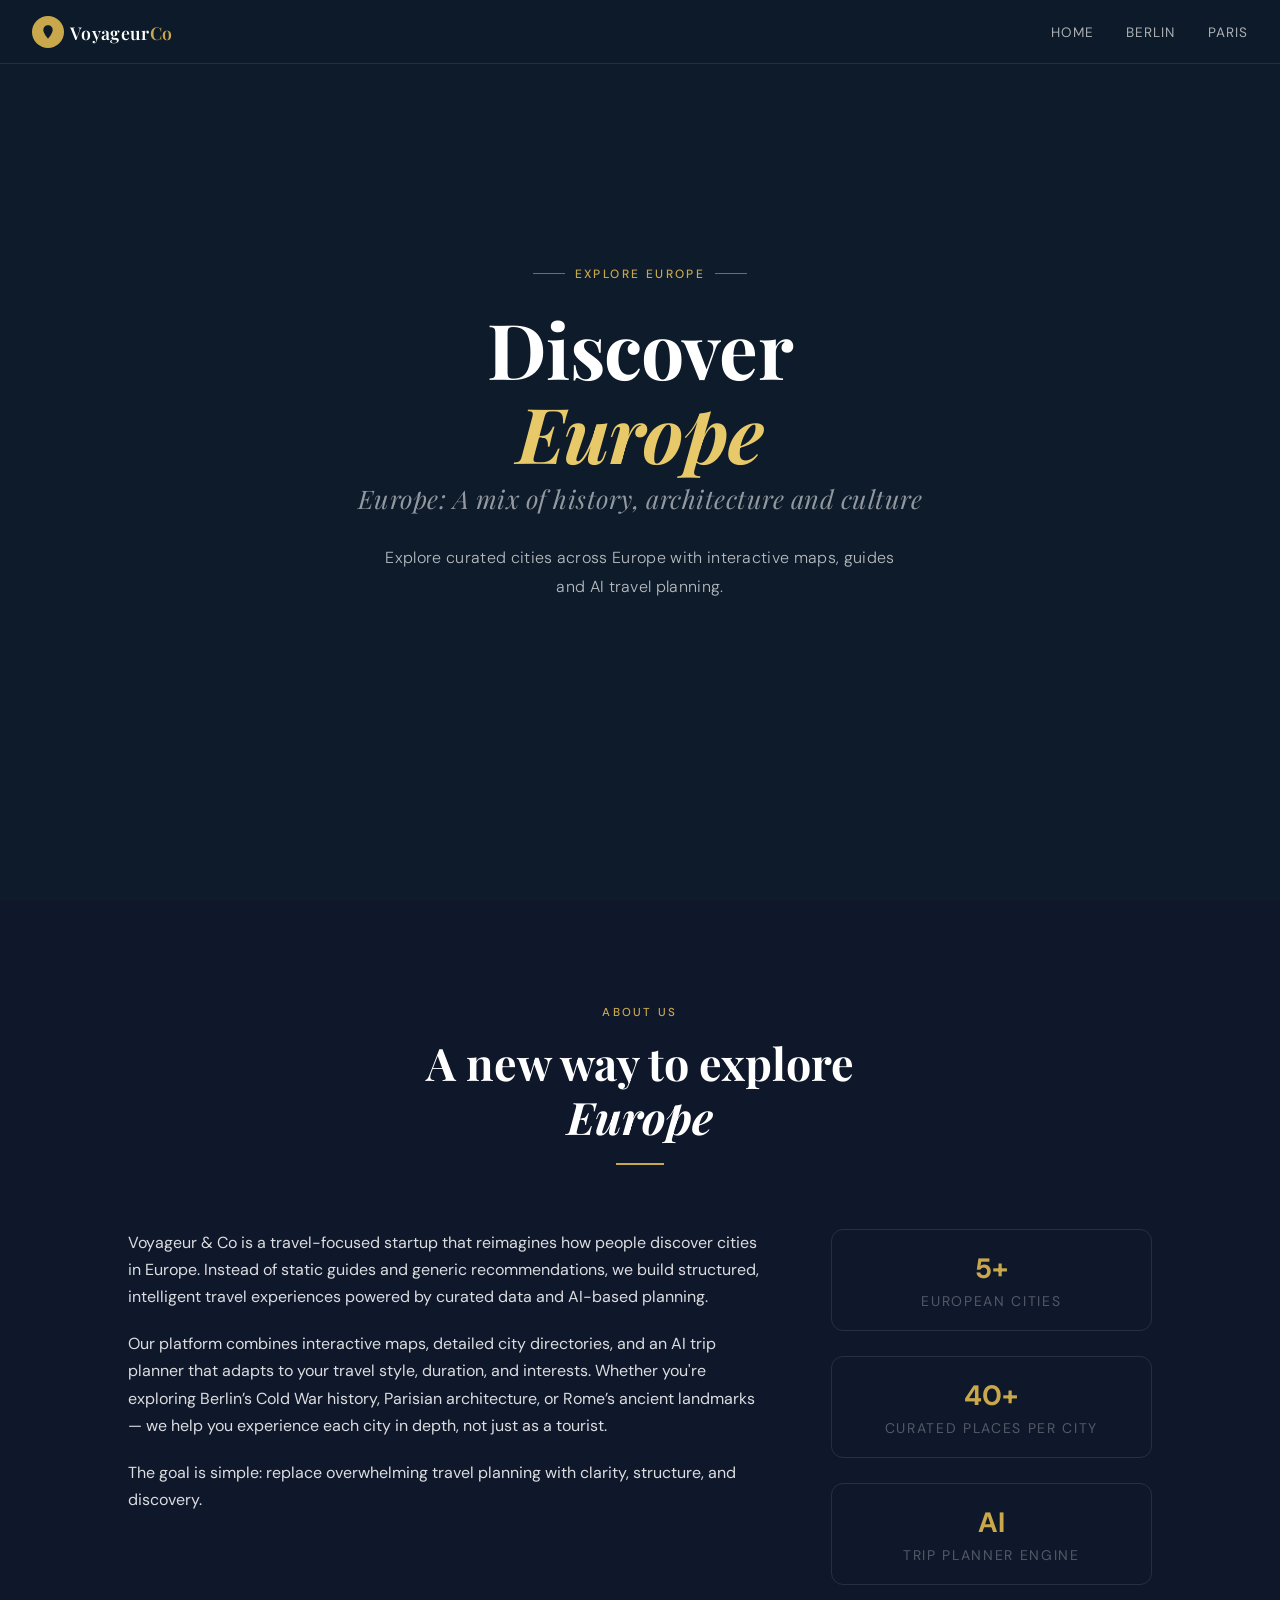
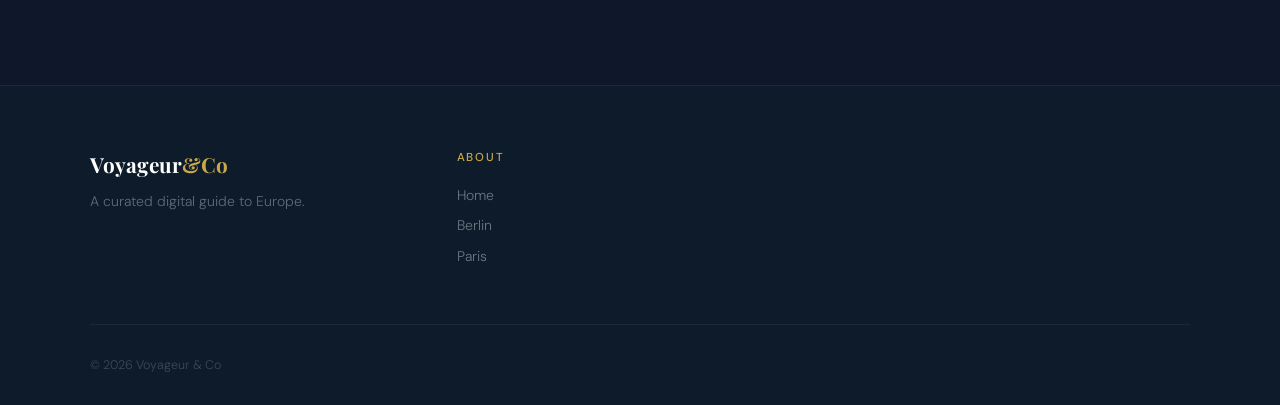
<file: index.html>
<!DOCTYPE html>
<html lang="en">
<head>
<meta charset="UTF-8">
<meta name="viewport" content="width=device-width, initial-scale=1.0">
<title>Voyageur & Co — Discover Europe</title>
<link rel="icon" href="favicon.ico" type="image/x-icon">
<link rel="preconnect" href="https://fonts.googleapis.com">
<link href="https://fonts.googleapis.com/css2?family=Playfair+Display:ital,wght@0,400;0,600;0,700;1,400;1,600&family=DM+Sans:wght@300;400;500&display=swap" rel="stylesheet">
<link rel="stylesheet" href="style.css">
</head>
<body>

<!-- ── NAV ── -->
<nav id="main-nav">
  <div class="nav-brand" onclick="window.location.href='index.html'">
    <div class="nav-brand-icon">
      <svg viewBox="0 0 24 24">
        <path d="M12 2C8.13 2 5 5.13 5 9c0 5.25 7 13 7 13s7-7.75 7-13c0-3.87-3.13-7-7-7z"/>
      </svg>
    </div>
    <span class="nav-brand-text">Voyageur<span>Co</span></span>
  </div>
  <ul class="nav-links">
    <li><a href="index.html">Home</a></li>
    <li><a href="berlin.html">Berlin</a></li>
    <li><a href="paris.html">Paris</a></li>
  </ul>
</nav>

<!-- ── HERO ── -->
<section class="hero">
  <div class="hero-bg"></div>
  <div class="hero-content">
    <div class="hero-eyebrow">Explore Europe</div>
    <h1 class="hero-title">Discover<br><em>Europe</em></h1>
    <p class="hero-subtitle">
      Europe: A mix of history, architecture and culture
    </p>
    <p class="hero-description">
      Explore curated cities across Europe with interactive maps, guides and AI travel planning.
    </p>
 <!--   <div class="btn-group">
      <button class="btn-primary" onclick="toggleCityMenu()">
        Choose a City
      </button>-->
    </div>
  </div>
</section>
  <!-- ── ABOUT US ── -->
<section class="about-us">

  <div class="section-header">
    <span class="section-label">About Us</span>
    <h2 class="section-title">
      A new way to explore<br><em>Europe</em>
    </h2>
    <div class="section-line"></div>
  </div>

  <div class="about-content">

    <div class="about-text">
      <p>
        Voyageur & Co is a travel-focused startup that reimagines how people discover cities in Europe.
        Instead of static guides and generic recommendations, we build structured, intelligent travel experiences
        powered by curated data and AI-based planning.
      </p>

      <p>
        Our platform combines interactive maps, detailed city directories, and an AI trip planner that adapts
        to your travel style, duration, and interests. Whether you're exploring Berlin’s Cold War history,
        Parisian architecture, or Rome’s ancient landmarks — we help you experience each city in depth, not just as a tourist.
      </p>

      <p>
        The goal is simple: replace overwhelming travel planning with clarity, structure, and discovery.
      </p>
    </div>

    <div class="about-stats">

      <div class="about-stat">
        <div class="stat-number">5+</div>
        <div class="stat-label">European Cities</div>
      </div>

      <div class="about-stat">
        <div class="stat-number">40+</div>
        <div class="stat-label">Curated Places per City</div>
      </div>

      <div class="about-stat">
        <div class="stat-number">AI</div>
        <div class="stat-label">Trip Planner Engine</div>
      </div>

    </div>

  </div>

</section>

<!-- ── CITY MENU ── -->
<div id="city-menu" class="city-menu">
  <a href="berlin.html">Berlin</a>
  <a href="paris.html">Paris</a>
  <a href="rome.html">Rome</a>
  <a href="london.html">London</a>
  <a href="barcelona.html">Barcelona</a>
</div>

<!-- ── FOOTER ── -->
<footer id="site-footer">
  <div class="footer-inner">
    <div>
      <div class="footer-brand-name">Voyageur<span>&amp;Co</span></div>
      <p class="footer-brand-desc">
        A curated digital guide to Europe.
      </p>
    </div>
    <div>
      <div class="footer-col-title">About</div>
      <ul class="footer-links">
        <li><a href="index.html">Home</a></li>
         <li><a href="berlin.html">Berlin</a></li>
         <li><a href="paris.html">Paris</a></li>
      </ul>
    </div>
  </div>
  <div class="footer-bottom">
    <span class="footer-copy">&copy; 2026 Voyageur &amp; Co</span>
  </div>
</footer>

<!-- ── SCRIPT ── -->
<script>
function toggleCityMenu() {
  const menu = document.getElementById('city-menu');
  menu.classList.toggle('open');
}


document.addEventListener('click', (e) => {
  const menu = document.getElementById('city-menu');
  const btn = document.querySelector('.btn-primary');
  if (!menu.contains(e.target) && !btn.contains(e.target)) {
    menu.classList.remove('open');
  }
});
</script>

</body>
</html>
</file>
<file: style.css>
*, *::before, *::after { box-sizing: border-box; margin: 0; padding: 0; }

:root {
  --navy: #0d1b2a;
  --navy-mid: #1a2f45;
  --navy-light: #243d57;
  --gold: #c9a84c;
  --gold-light: #e8c96a;
  --gold-pale: #f5e9c8;
  --cream: #faf7f0;
  --white: #ffffff;
  --text-dark: #0d1b2a;
  --text-mid: #4a5e72;
  --text-light: #8a9bac;
  --border: rgba(201,168,76,0.2);
  --border-light: rgba(13,27,42,0.1);
  --serif: 'Playfair Display', Georgia, serif;
  --sans: 'DM Sans', system-ui, sans-serif;
  --radius: 4px;
  --radius-lg: 8px;
  --transition: 0.3s cubic-bezier(0.4, 0, 0.2, 1);
}

html { scroll-behavior: smooth; }

body {
  font-family: var(--sans);
  background: var(--cream);
  color: var(--text-dark);
  min-height: 100vh;
  overflow-x: hidden;
  h1, h2, h3,
.page-hero-title,
.map-sidebar-title,
.plan-form-title {
  font-family: var(--serif);
}
}
.logo-serif {
  font-family: var(--serif);
}

.logo-sans {
  font-family: var(--sans);
}

/* ── PAGES ── */
.page.active { display: block; }

/* ── NAV ── */
nav {
  position: fixed; top: 0; left: 0; right: 0;
  z-index: 1000;
  background: rgba(13, 27, 42, 0.96);
  backdrop-filter: blur(12px);
  border-bottom: 1px solid rgba(201,168,76,0.15);
  padding: 0 2rem;
  display: flex; align-items: center; justify-content: space-between;
  height: 64px;
  transition: var(--transition);
}

.nav-brand {
  display: flex;
  align-items: baseline;
  gap: 6px;
  cursor: pointer;
}

/* Voyageur - serif, luxury */
.logo-main {
  font-family: "Playfair Display", serif;
  font-weight: 600;
  font-size: 1.1rem;
  color: var(--white);
  letter-spacing: 0.5px;
}

/* Co - modern sans */
.logo-sub {
  font-family: "DM Sans", sans-serif;
  font-weight: 400;
  font-size: 0.9rem;
  color: rgba(201,168,76,0.9); /* златист акцент */
}
.nav-brand-icon {
  width: 32px; height: 32px;
  background: var(--gold);
  border-radius: 50%;
  display: flex; align-items: center; justify-content: center;
}

.nav-brand-icon svg { width: 16px; height: 16px; fill: var(--navy); }

.nav-brand-text {
  font-family: var(--serif);
  font-size: 1.1rem;
  font-weight: 600;
  color: var(--white);
  letter-spacing: 0.02em;
}

.nav-brand-text span { color: var(--gold); }

.nav-links {
  display: flex; align-items: center; gap: 2rem;
  list-style: none;
}

.nav-links a {
  font-size: 0.85rem;
  font-weight: 400;
  letter-spacing: 0.08em;
  text-transform: uppercase;
  color: rgba(255,255,255,0.65);
  text-decoration: none;
  cursor: pointer;
  transition: color 0.2s;
  padding: 4px 0;
  position: relative;
}

.nav-links a::after {
  content: '';
  position: absolute; bottom: 0; left: 0; right: 0;
  height: 1px;
  background: var(--gold);
  transform: scaleX(0);
  transition: transform 0.25s ease;
  transform-origin: center;
}

.nav-links a:hover,
.nav-links a.active { color: var(--gold-light); }
.nav-links a.active::after,
.nav-links a:hover::after { transform: scaleX(1); }

/* ── CITY SWITCHER ── */
.city-hamburger {
  position: relative;
  cursor: pointer;
  color: var(--gold);
  list-style: none;
}

.hamburger-btn {
  background: transparent;
  border: 1px solid rgba(201,168,76,0.35);
  color: var(--gold);
  font-family: var(--sans);
  font-size: 0.82rem;
  font-weight: 500;
  letter-spacing: 0.08em;
  padding: 6px 14px;
  border-radius: 100px;
  cursor: pointer;
  display: flex; align-items: center; gap: 6px;
  transition: all 0.2s;
}

.hamburger-btn:hover {
  background: rgba(201,168,76,0.08);
  border-color: var(--gold);
}

/* ✅ Поправено — .open вместо .active (съвпада с JS) */
.city-menu {
  position: absolute;
  top: 54px;
  right: 0;
  background: var(--navy-mid);
  border: 1px solid rgba(201,168,76,0.15);
  border-radius: var(--radius-lg);
  padding: 8px;
  display: none;
  flex-direction: column;
  gap: 4px;
  z-index: 999;
  min-width: 160px;
  box-shadow: 0 8px 32px rgba(0,0,0,0.3);
}

.city-menu.open { display: flex; }

.city-menu a {
  padding: 10px 14px;
  cursor: pointer;
  border-radius: var(--radius);
  transition: 0.2s;
  color: rgba(255,255,255,0.7);
  text-decoration: none;
  font-size: 0.88rem;
  font-weight: 400;
  letter-spacing: 0.04em;
}

.city-menu a:hover {
  background: rgba(201,168,76,0.08);
  color: var(--gold);
}

/* ── HERO ── */
.hero {
  position: relative;
  height: 100vh;
  min-height: 600px;
  display: flex;
  align-items: center;
  justify-content: center;
  overflow: hidden;
  background: var(--navy);
}

.hero-bg {
  position: absolute;
  inset: 0;
  z-index: 1;
  background:
    linear-gradient(160deg, rgba(13,27,42,0.85) 0%, rgba(13,27,42,0.6) 50%, rgba(13,27,42,0.9) 100%),
    url('https://images.unsplash.com/photo-1603211458308-1b1c0c6a0f5b?auto=format&fit=crop&w=1280&q=80') center/cover no-repeat;
  background-size: cover;
  background-position: center;
}

.hero-pattern {
  position: absolute;
  inset: 0;
  z-index: 2;
  background-image: repeating-linear-gradient(
    45deg, transparent, transparent 40px,
    rgba(201,168,76,0.03) 40px, rgba(201,168,76,0.03) 80px
  );
  pointer-events: none;
}

.hero-content {
  position: relative;
  z-index: 3;
  text-align: center;
  padding: 2rem;
  max-width: 800px;
  animation: heroFade 1.2s ease forwards;
}

@keyframes heroFade {
  from { opacity: 0; transform: translateY(28px); }
  to { opacity: 1; transform: translateY(0); }
}

.hero-eyebrow {
  display: inline-flex; align-items: center; gap: 10px;
  font-size: 0.75rem;
  font-weight: 500;
  letter-spacing: 0.2em;
  text-transform: uppercase;
  color: var(--gold);
  margin-bottom: 1.5rem;
}

.hero-eyebrow::before, .hero-eyebrow::after {
  content: '';
  display: inline-block;
  width: 32px; height: 1px;
  background: var(--gold);
  opacity: 0.6;
}

.hero-title {
  font-family: var(--serif);
  font-size: clamp(2.8rem, 6vw, 5.5rem);
  font-weight: 700;
  line-height: 1.1;
  color: var(--white);
  margin-bottom: 0.4rem;
  letter-spacing: -0.01em;
}

.hero-title em { font-style: italic; color: var(--gold-light); }

.hero-subtitle {
  font-family: var(--serif);
  font-size: clamp(1.1rem, 2.5vw, 1.6rem);
  font-weight: 400;
  font-style: italic;
  color: rgba(255,255,255,0.55);
  margin-bottom: 1.8rem;
  letter-spacing: 0.02em;
}

.hero-description {
  font-size: 1rem;
  font-weight: 300;
  line-height: 1.8;
  color: rgba(255,255,255,0.7);
  max-width: 540px;
  margin: 0 auto 2.5rem;
  letter-spacing: 0.02em;
}

.btn-group { display: flex; gap: 1rem; justify-content: center; flex-wrap: wrap; }

.btn-primary {
  display: inline-flex; align-items: center; gap: 8px;
  background: var(--gold);
  color: var(--navy);
  font-family: var(--sans);
  font-size: 0.82rem;
  font-weight: 500;
  letter-spacing: 0.12em;
  text-transform: uppercase;
  text-decoration: none;
  padding: 14px 32px;
  border: none; border-radius: var(--radius);
  cursor: pointer;
  transition: background 0.25s, transform 0.2s;
}

.btn-primary:hover { background: var(--gold-light); transform: translateY(-1px); }

.btn-outline {
  display: inline-flex; align-items: center; gap: 8px;
  background: transparent;
  color: var(--white);
  font-family: var(--sans);
  font-size: 0.82rem;
  font-weight: 400;
  letter-spacing: 0.12em;
  text-transform: uppercase;
  text-decoration: none;
  padding: 14px 32px;
  border: 1px solid rgba(255,255,255,0.3);
  border-radius: var(--radius);
  cursor: pointer;
  transition: border-color 0.2s, background 0.2s, transform 0.2s;
}

.btn-outline:hover {
  border-color: var(--gold);
  color: var(--gold-light);
  background: rgba(201,168,76,0.06);
  transform: translateY(-1px);
}

.hero-scroll {
  position: absolute; bottom: 2.5rem; left: 50%;
  transform: translateX(-50%);
  display: flex; flex-direction: column; align-items: center; gap: 8px;
  animation: bounce 2s infinite ease-in-out;
}

@keyframes bounce {
  0%, 100% { transform: translateX(-50%) translateY(0); }
  50% { transform: translateX(-50%) translateY(8px); }
}

.hero-scroll span {
  font-size: 0.65rem;
  letter-spacing: 0.2em;
  text-transform: uppercase;
  color: rgba(255,255,255,0.35);
}

.hero-scroll-line {
  width: 1px; height: 48px;
  background: linear-gradient(to bottom, rgba(201,168,76,0.6), transparent);
}

/* ── HOME FEATURES ── */
.home-features {
  background: var(--navy);
  padding: 6rem 2rem;
}

.section-header { text-align: center; margin-bottom: 4rem; }

.section-label {
  display: inline-block;
  font-size: 0.72rem;
  font-weight: 500;
  letter-spacing: 0.2em;
  text-transform: uppercase;
  color: var(--gold);
  margin-bottom: 1rem;
}

.section-title {
  font-family: var(--serif);
  font-size: clamp(1.8rem, 3.5vw, 2.8rem);
  font-weight: 700;
  color: var(--white);
  line-height: 1.2;
}

.section-title-dark { color: var(--navy); }

.section-line {
  width: 48px; height: 2px;
  background: var(--gold);
  margin: 1.2rem auto 0;
}

.features-grid {
  display: grid;
  grid-template-columns: repeat(auto-fit, minmax(220px, 1fr));
  gap: 2rem;
  max-width: 1100px;
  margin: 0 auto;
}

.feature-card {
  background: var(--navy-mid);
  border: 1px solid rgba(201,168,76,0.12);
  border-radius: var(--radius-lg);
  padding: 2rem 1.8rem;
  transition: border-color 0.25s, transform 0.25s;
  cursor: default;
}

.feature-card:hover { border-color: rgba(201,168,76,0.4); transform: translateY(-4px); }

.feature-icon {
  width: 48px; height: 48px;
  background: rgba(201,168,76,0.12);
  border-radius: var(--radius);
  display: flex; align-items: center; justify-content: center;
  margin-bottom: 1.2rem;
}

.feature-icon svg { width: 22px; height: 22px; stroke: var(--gold); fill: none; stroke-width: 1.5; }

.feature-title {
  font-family: var(--serif);
  font-size: 1.15rem;
  font-weight: 600;
  color: var(--white);
  margin-bottom: 0.6rem;
}

.feature-text {
  font-size: 0.9rem;
  font-weight: 300;
  line-height: 1.7;
  color: rgba(255,255,255,0.5);
}

/* ── HOME HIGHLIGHTS ── */
.home-highlights { background: var(--cream); padding: 6rem 2rem; }

.highlights-grid {
  display: grid;
  grid-template-columns: repeat(auto-fit, minmax(280px, 1fr));
  gap: 1.5rem;
  max-width: 1100px;
  margin: 0 auto;
}

.highlight-card {
  background: var(--white);
  border: 1px solid var(--border-light);
  border-radius: var(--radius-lg);
  overflow: hidden;
  transition: box-shadow 0.25s, transform 0.25s;
  cursor: pointer;
}

.highlight-card:hover { transform: translateY(-4px); box-shadow: 0 16px 40px rgba(13,27,42,0.12); }

.highlight-img { height: 180px; background: var(--navy-mid); position: relative; overflow: hidden; }

.highlight-img-inner {
  position: absolute; inset: 0;
  width: 100%; height: 100%;
  background-size: cover;
  background-position: center;
  background-color: var(--navy-mid);
  transition: transform 0.5s ease;
}

.highlight-card:hover .highlight-img-inner { transform: scale(1.05); }

.highlight-cat {
  position: absolute; top: 12px; left: 12px;
  background: var(--gold);
  color: var(--navy);
  font-size: 0.65rem;
  font-weight: 500;
  letter-spacing: 0.12em;
  text-transform: uppercase;
  padding: 4px 10px;
  border-radius: 2px;
}

.highlight-body { padding: 1.4rem; }

.highlight-name {
  font-family: var(--serif);
  font-size: 1.1rem;
  font-weight: 600;
  color: var(--navy);
  margin-bottom: 0.4rem;
}

.highlight-desc {
  font-size: 0.875rem;
  font-weight: 300;
  line-height: 1.65;
  color: var(--text-mid);
}

/* ── HOME STATS ── */
.home-stats {
  background: var(--navy);
  padding: 4rem 2rem;
  border-top: 1px solid rgba(201,168,76,0.1);
  border-bottom: 1px solid rgba(201,168,76,0.1);
}

.stats-row {
  display: grid;
  grid-template-columns: repeat(auto-fit, minmax(160px, 1fr));
  gap: 2rem;
  max-width: 900px;
  margin: 0 auto;
  text-align: center;
}

.stat-num {
  font-family: var(--serif);
  font-size: 2.8rem;
  font-weight: 700;
  color: var(--gold);
  line-height: 1;
  margin-bottom: 0.4rem;
}

.stat-label {
  font-size: 0.78rem;
  font-weight: 400;
  letter-spacing: 0.12em;
  text-transform: uppercase;
  color: rgba(255,255,255,0.4);
}

/* ── ABOUT US ── */
.about-us {
  padding: 100px 10%;
  background: #0f172a;
  color: #fff;
}

.about-content {
  display: grid;
  grid-template-columns: 2fr 1fr;
  gap: 60px;
  margin-top: 40px;
}

.about-text p {
  line-height: 1.7;
  margin-bottom: 20px;
  opacity: 0.85;
  font-size: 16px;
}

.about-stats {
  display: flex;
  flex-direction: column;
  gap: 25px;
}

.about-stat {
  padding: 20px;
  border: 1px solid rgba(255,255,255,0.1);
  border-radius: 12px;
  text-align: center;
}

.about-stat .stat-number {
  font-size: 28px;
  font-weight: bold;
  color: var(--gold);
}

.about-stat .stat-label {
  font-size: 14px;
  opacity: 0.7;
  margin-top: 5px;
  color: rgba(255,255,255,0.4);
}

.about-content h2 {
  font-family: var(--serif);
  color: var(--gold);
}

.about-content ul {
  list-style: none;
  padding-left: 0;
}

.about-content ul li {
  margin-bottom: 10px;
  padding-left: 20px;
  position: relative;
}

.about-content ul li::before {
  content: "•";
  color: var(--gold);
  position: absolute;
  left: 0;
}

/* ── DIRECTORY PAGE ── */
.page-hero {
  background: var(--navy);
  padding: 8rem 2rem 5rem;
  position: relative;
  overflow: hidden;
  text-align: center;
}

.page-hero::before {
  content: '';
  position: absolute; inset: 0;
  background-image: repeating-linear-gradient(
    -45deg, transparent, transparent 60px,
    rgba(201,168,76,0.03) 60px, rgba(201,168,76,0.03) 61px
  );
}

.page-hero-label {
  display: inline-block;
  font-size: 0.72rem;
  font-weight: 500;
  letter-spacing: 0.2em;
  text-transform: uppercase;
  color: var(--gold);
  margin-bottom: 1rem;
  position: relative;
}

.page-hero-title {
  font-family: "Playfair Display", serif;
  font-size: 3rem;
  font-weight: 600;
  color: var(--white);
  line-height: 1.1;
}

.hero-city {
  font-style: italic;
  color: #c9a84c; /* златисто */
  font-weight: 500;
}
.page-hero-sub {
  font-size: 0.95rem;
  font-weight: 300;
  color: rgba(255,255,255,0.5);
  margin-top: 1rem;
  position: relative;
  max-width: 480px;
  margin-left: auto; margin-right: auto;
}

/* Directory controls */
.dir-controls {
  background: var(--white);
  border-bottom: 1px solid var(--border-light);
  padding: 1.2rem 2rem;
  display: flex; align-items: center; gap: 1rem;
  flex-wrap: wrap;
  position: sticky; top: 64px; z-index: 100;
}

.dir-search {
  flex: 1; min-width: 200px;
  display: flex; align-items: center; gap: 8px;
  background: var(--cream);
  border: 1px solid var(--border-light);
  border-radius: var(--radius);
  padding: 0 12px;
  height: 40px;
}

.dir-search svg { width: 16px; height: 16px; stroke: var(--text-light); flex-shrink: 0; fill: none; stroke-width: 2; }

.dir-search input {
  border: none; background: transparent;
  font-family: var(--sans); font-size: 0.9rem; font-weight: 300;
  color: var(--text-dark);
  outline: none; width: 100%;
}

.dir-search input::placeholder { color: var(--text-light); }

.filter-pills { display: flex; gap: 0.5rem; flex-wrap: wrap; }

.pill {
  display: inline-flex; align-items: center;
  font-size: 0.78rem; font-weight: 400;
  letter-spacing: 0.05em;
  padding: 6px 14px;
  border-radius: 100px;
  border: 1px solid var(--border-light);
  background: var(--white);
  color: var(--text-mid);
  cursor: pointer;
  transition: all 0.2s;
  white-space: nowrap;
}

.pill:hover { border-color: var(--navy); color: var(--navy); }
.pill.active { background: var(--navy); color: var(--white); border-color: var(--navy); }

/* Directory grid */
.dir-content {
  max-width: 1300px;
  margin: 0 auto;
  padding: 3rem 2rem;
}

.dir-grid {
  display: grid;
  grid-template-columns: repeat(auto-fill, minmax(320px, 1fr));
  gap: 2rem;
}

.place-card {
  background: #0A1420;
  border: 1px solid rgba(201,168,76,0.2);
  border-radius: 0;
  overflow: hidden;
  transition: all 0.5s cubic-bezier(0.4, 0, 0.2, 1);
  cursor: pointer;
  position: relative;
}

.place-card:hover {
  transform: translateY(-8px);
  border-color: var(--gold);
  box-shadow: 0 20px 50px rgba(0,0,0,0.6);
}

.place-card-img {
  width: 100%;
  height: 220px;
  background-size: cover;
  background-position: center;
  filter: grayscale(40%) contrast(110%);
  transition: 0.6s ease;
}

.place-card:hover .place-card-img {
  filter: grayscale(0%) contrast(100%);
  transform: scale(1.05);
}

.place-card-header {
  background: rgba(255,255,255,0.02);
  padding: 1.5rem 1.4rem 0.5rem;
  display: flex; align-items: flex-start; justify-content: space-between; gap: 1rem;
  position: relative;
}

.place-card-number {
  font-family: var(--serif);
  font-size: 2.8rem;
  font-weight: 700;
  font-style: italic;
  color: rgba(201,168,76,0.15);
  line-height: 1;
  position: absolute; top: 10px; right: 15px;
  user-select: none;
}

.place-card-cat {
  font-size: 0.65rem;
  font-weight: 600;
  letter-spacing: 0.15em;
  text-transform: uppercase;
  padding: 4px 10px;
  border: 1px solid rgba(201,168,76,0.4);
  color: var(--gold);
  background: rgba(201,168,76,0.05);
}

.cat-tourist   { border-color: var(--gold);   color: var(--gold); }
.cat-cafe      { border-color: #5dcaa5;        color: #5dcaa5; }
.cat-restaurant{ border-color: #e07a55;        color: #e07a55; }
.cat-business  { border-color: #b0a8e8;        color: #b0a8e8; }

.place-card-name {
  font-family: var(--serif);
  font-size: 1.25rem;
  font-weight: 600;
  color: var(--white);
  margin-top: 1.2rem;
  line-height: 1.3;
  max-width: 85%;
  letter-spacing: 0.5px;
}

.place-card-body { padding: 0.8rem 1.4rem 1.5rem; }

.place-card-desc {
  font-size: 0.9rem;
  font-weight: 300;
  line-height: 1.7;
  color: rgba(255,255,255,0.7);
  margin-bottom: 1.5rem;
}

.place-card-footer {
  display: flex; align-items: center; gap: 8px;
  font-size: 0.75rem;
  color: var(--gold);
  border-top: 1px solid rgba(201,168,76,0.1);
  padding-top: 1rem;
  text-transform: uppercase;
  letter-spacing: 1px;
}

.place-card-footer svg { width: 14px; height: 14px; stroke: var(--gold); fill: none; stroke-width: 1.5; }

.dir-empty {
  grid-column: 1/-1;
  text-align: center;
  padding: 5rem 2rem;
  color: rgba(255,255,255,0.4);
  font-size: 1.1rem;
  font-family: var(--serif);
  font-style: italic;
}

/* ── MAP PAGE ── */
.map-layout {
  display: flex;
  height: calc(100vh - 64px);
  margin-top: 0; /* FIX: махаме двойното отместване */
}

#map-container {
  flex: 1;
  position: relative;
  height: 100%; /* FIX: важно за Leaflet */
}

#leaflet-map {
  width: 100%;
  height: 100%;
}

/* safety fix */
body, html {
  height: 100%;
}

.map-sidebar {
   height: 100%;
  width: 320px;
  flex-shrink: 0;
  background: var(--navy);
  display: flex;
  flex-direction: column;
  border-right: 1px solid rgba(201,168,76,0.1);
  overflow: hidden;
}

.map-sidebar-header {
  padding: 1.5rem 1.4rem 1rem;
  border-bottom: 1px solid rgba(201,168,76,0.1);
}

.map-sidebar-title {
  font-family: var(--serif);
  font-size: 1.1rem;
  font-weight: 600;
  color: var(--white);
  margin-bottom: 0.25rem;
}

.map-sidebar-sub {
  font-size: 0.78rem;
  font-weight: 300;
  color: rgba(255,255,255,0.35);
}

.map-search {
  display: flex;
  align-items: center;
  gap: 8px;
  background: var(--navy-light);
  border: 1px solid rgba(201,168,76,0.1);
  border-radius: var(--radius);
  padding: 0 12px;
  height: 38px;
  margin-top: 1rem;
}

.map-search svg {
  width: 14px;
  height: 14px;
  stroke: rgba(255,255,255,0.3);
  flex-shrink: 0;
  fill: none;
  stroke-width: 2;
}

.map-search input {
  border: none;
  background: transparent;
  font-family: var(--sans);
  font-size: 0.85rem;
  font-weight: 300;
  color: var(--white);
  outline: none;
  width: 100%;
}

.map-search input::placeholder {
  color: rgba(255,255,255,0.3);
}

/* ── MAP FILTER BUTTONS ── */
.map-filters {
  display: flex;
  flex-wrap: wrap;
  gap: 6px;
  margin-top: 12px;
  padding: 0 10px 10px 10px;
}

.map-filter {
  background: rgba(255, 255, 255, 0.06);
  border: 1px solid rgba(201, 168, 76, 0.2);
  color: rgba(255, 255, 255, 0.75);
  font-size: 12px;
  padding: 6px 10px;
  border-radius: 999px;
  cursor: pointer;
  transition: 0.2s ease;
  white-space: nowrap;
}

.map-filter:hover {
  background: rgba(201, 168, 76, 0.15);
  border-color: rgba(201, 168, 76, 0.4);
  color: #fff;
}

.map-filter.active {
  background: #c9a84c;
  color: #1A2F45;
  font-weight: 600;
  border-color: #c9a84c;
}
.map-pill {
  font-size: 0.68rem;
  font-weight: 400;
  letter-spacing: 0.06em;
  padding: 4px 10px;
  border-radius: 100px;
  border: 1px solid rgba(255,255,255,0.12);
  background: transparent;
  color: rgba(255,255,255,0.45);
  cursor: pointer;
  transition: all 0.2s;
}

.map-pill:hover {
  border-color: var(--gold);
  color: var(--gold);
}

.map-pill.active {
  background: var(--gold);
  color: var(--navy);
  border-color: var(--gold);
  font-weight: 500;
}

.map-places-list {
  flex: 1;
  overflow-y: auto;
  padding: 0.8rem 0;
}

.map-places-list::-webkit-scrollbar {
  width: 4px;
}

.map-places-list::-webkit-scrollbar-track {
  background: transparent;
}

.map-places-list::-webkit-scrollbar-thumb {
  background: rgba(201,168,76,0.3);
  border-radius: 2px;
}

/* ── MAP SIDEBAR ITEMS ── */
.map-place-item {
  display: flex;
  gap: 10px;
  padding: 10px 12px;
  cursor: pointer;
  border-bottom: 1px solid rgba(255, 255, 255, 0.04);
  transition: 0.2s ease;
  color: rgba(255, 255, 255, 0.85);
}

.map-place-item:hover {
  background: rgba(255, 255, 255, 0.04);
}

.map-place-item div {
  display: flex;
  flex-direction: column;
}

/* NAME */
.map-place-item div div:first-child {
  color: #ffffff;
  font-size: 14px;
  font-weight: 500;
}

/* CATEGORY */
.map-place-item div div:last-child {
  color: rgba(201, 168, 76, 0.9);
  font-size: 12px;
}

/* SELECTED STATE */
.map-place-item.selected {
  background: rgba(201, 168, 76, 0.12);
  border-left: 3px solid #c9a84c;
}
.map-place-dot {
  width: 10px;
  height: 10px;
  border-radius: 50%;
  flex-shrink: 0;
}

.dot-tourist   { background: var(--gold); }
.dot-hidden    { background: #e07a55; }
.dot-business  { background: #b0a8e8; }
.dot-imperial  { background: #c9a84c; }
.dot-coldwar   { background: #e07a55; }
.dot-museums   { background: #5dcaa5; }
.dot-leisure   { background: #b0a8e8; }
.dot-ww2       { background: #8a9bac; }

.map-place-name {
  font-size: 0.875rem;
  font-weight: 400;
  color: var(--white);
}

.map-place-item.selected .map-place-name {
  color: var(--gold-light);
}

.map-place-cat {
  font-size: 0.7rem;
  font-weight: 300;
  color: rgba(255,255,255,0.3);
  margin-top: 2px;
}

.map-info-name {
  font-family: var(--serif);
  font-size: 0.95rem;
  font-weight: 600;
  color: var(--gold-light);
  margin-bottom: 0.3rem;
  white-space: nowrap;
  overflow: hidden;
  text-overflow: ellipsis;
}

.map-info-coords {
  font-size: 0.75rem;
  font-weight: 300;
  color: rgba(255,255,255,0.3);
  font-family: monospace;
}

.map-legend {
  padding: 0.9rem 1.4rem;
  display: flex;
  gap: 1rem;
  flex-wrap: wrap;
  background: var(--navy);
  border-top: 1px solid rgba(201,168,76,0.06);
}

.legend-item {
  display: flex;
  align-items: center;
  gap: 5px;
  font-size: 0.68rem;
  font-weight: 300;
  color: rgba(255,255,255,0.35);
  letter-spacing: 0.06em;
}

.legend-dot {
  width: 7px;
  height: 7px;
  border-radius: 50%;
}

/* ── FIX: MAP RENDERING ── */

#map-container {
  flex: 1;
  height: 100vh;
  position: relative;
  overflow: hidden;
}

#leaflet-map {
  width: 100%;
  height: 100%;
  position: absolute;
  inset: 0;
}

/* ── BLOG PAGE ── */
.blog-content {
  max-width: 1100px;
  margin: 0 auto;
  padding: 3rem 2rem 5rem;
}

.blog-grid {
  display: grid;
  grid-template-columns: repeat(auto-fill, minmax(320px, 1fr));
  gap: 2rem;
}

.blog-card {
  background: var(--white);
  border: 1px solid var(--border-light);
  border-radius: var(--radius-lg);
  overflow: hidden;
  transition: box-shadow 0.25s, transform 0.25s;
  display: flex; flex-direction: column;
  cursor: pointer;
}

.blog-card:hover {
  transform: translateY(-4px);
  box-shadow: 0 16px 40px rgba(13,27,42,0.1);
}

.blog-card-accent {
  height: 5px;
  background: linear-gradient(90deg, var(--navy) 0%, var(--gold) 100%);
}

.blog-card-body {
  padding: 1.6rem 1.8rem;
  flex: 1; display: flex; flex-direction: column;
}

.blog-meta {
  display: flex; align-items: center; gap: 10px;
  margin-bottom: 1rem;
}

.blog-tag {
  font-size: 0.65rem;
  font-weight: 500;
  letter-spacing: 0.12em;
  text-transform: uppercase;
  color: var(--gold);
  background: rgba(201,168,76,0.1);
  padding: 3px 9px;
  border-radius: 2px;
}

.blog-date {
  font-size: 0.78rem;
  font-weight: 300;
  color: var(--text-light);
}

.blog-title {
  font-family: var(--serif);
  font-size: 1.3rem;
  font-weight: 600;
  color: var(--navy);
  line-height: 1.3;
  margin-bottom: 0.8rem;
}

.blog-excerpt {
  font-size: 0.875rem;
  font-weight: 300;
  line-height: 1.7;
  color: var(--text-mid);
  flex: 1;
  margin-bottom: 1.4rem;
  display: -webkit-box;
  -webkit-line-clamp: 4;
  -webkit-box-orient: vertical;
  overflow: hidden;
}

.blog-read-more {
  display: inline-flex; align-items: center; gap: 6px;
  font-size: 0.78rem;
  font-weight: 500;
  letter-spacing: 0.08em;
  text-transform: uppercase;
  color: var(--navy);
  border-bottom: 1px solid var(--navy);
  padding-bottom: 2px;
  text-decoration: none;
  transition: color 0.2s, border-color 0.2s;
  width: fit-content;
}

.blog-read-more:hover { color: var(--gold); border-color: var(--gold); }
.blog-read-more svg { width: 12px; height: 12px; }

/* ── BLOG CARD IMAGE ── */
.blog-card-img {
  height: 200px;
  background-size: cover;
  background-position: center;
  background-color: var(--navy-mid);
  position: relative;
  overflow: hidden;
  transition: transform 0.5s ease;
}

.blog-card:hover .blog-card-img { transform: scale(1.03); }
.blog-card { overflow: hidden; cursor: pointer; }

.blog-img-tag {
  position: absolute; top: 12px; left: 12px;
  background: var(--gold);
  color: var(--navy);
  font-size: 0.65rem;
  font-weight: 500;
  letter-spacing: 0.12em;
  text-transform: uppercase;
  padding: 4px 10px;
  border-radius: 2px;
}

/* ── BLOG POST DETAIL ── */
.post-hero {
  height: 420px;
  position: relative;
  background-size: cover;
  background-position: center;
  background-color: var(--navy);
  display: flex; align-items: flex-end;
}

.post-hero-overlay {
  position: absolute; inset: 0;
  background: linear-gradient(to top, rgba(13,27,42,0.95) 0%, rgba(13,27,42,0.3) 60%, rgba(13,27,42,0.5) 100%);
}

.post-hero-content {
  position: relative; z-index: 2;
  padding: 3rem 3rem 2.5rem;
  max-width: 860px;
  width: 100%;
  margin: 0 auto;
}

.post-back-btn {
  display: inline-flex; align-items: center; gap: 7px;
  background: transparent;
  border: 1px solid rgba(255,255,255,0.25);
  color: rgba(255,255,255,0.7);
  font-family: var(--sans);
  font-size: 0.78rem;
  font-weight: 400;
  letter-spacing: 0.08em;
  padding: 7px 14px;
  border-radius: 100px;
  cursor: pointer;
  transition: all 0.2s;
  margin-bottom: 1.5rem;
}

.post-back-btn:hover { border-color: var(--gold); color: var(--gold); }
.post-back-btn svg { width: 14px; height: 14px; }

.post-tag-label {
  font-size: 0.72rem;
  font-weight: 500;
  letter-spacing: 0.16em;
  text-transform: uppercase;
  color: var(--gold);
  margin-bottom: 0.8rem;
}

.post-title {
  font-family: var(--serif);
  font-size: clamp(1.6rem, 3.5vw, 2.6rem);
  font-weight: 700;
  color: var(--white);
  line-height: 1.2;
  margin-bottom: 0.8rem;
  max-width: 720px;
}

.post-date {
  font-size: 0.82rem;
  font-weight: 300;
  color: rgba(255,255,255,0.45);
}

.post-body-wrap {
  max-width: 720px;
  margin: 0 auto;
  padding: 3rem 2rem 5rem;
}

.post-body { line-height: 1.85; }

.post-body h3 {
  font-family: var(--serif);
  font-size: 1.25rem;
  font-weight: 700;
  color: var(--navy);
  margin: 2.2rem 0 0.7rem;
  padding-bottom: 0.4rem;
  border-bottom: 1px solid var(--border-light);
}

.post-body p {
  font-size: 1rem;
  font-weight: 300;
  color: var(--text-mid);
  margin-bottom: 1rem;
  line-height: 1.85;
}

.post-body strong { font-weight: 500; color: var(--text-dark); }

.post-footer { margin-top: 3rem; padding-top: 2rem; border-top: 1px solid var(--border-light); }

.post-back-btn-bottom {
  display: inline-flex; align-items: center; gap: 7px;
  background: var(--navy);
  border: none;
  color: var(--white);
  font-family: var(--sans);
  font-size: 0.82rem;
  font-weight: 400;
  letter-spacing: 0.08em;
  padding: 10px 20px;
  border-radius: var(--radius);
  cursor: pointer;
  transition: background 0.2s;
}

.post-back-btn-bottom:hover { background: var(--navy-light); }
.post-back-btn-bottom svg { width: 14px; height: 14px; }

/* ── FOOTER ── */
footer {
  background: var(--navy);
  padding: 4rem 2rem 2rem;
  border-top: 1px solid rgba(201,168,76,0.1);
}

.footer-inner {
  max-width: 1100px;
  margin: 0 auto;
  display: grid;
  grid-template-columns: 1.5fr repeat(3, 1fr);
  gap: 3rem;
}

.footer-brand-name {
  font-family: var(--serif);
  font-size: 1.3rem;
  font-weight: 700;
  color: var(--white);
  margin-bottom: 0.8rem;
}

.footer-brand-name span { color: var(--gold); }

.footer-brand-desc {
  font-size: 0.875rem;
  font-weight: 300;
  line-height: 1.7;
  color: rgba(255,255,255,0.35);
  max-width: 260px;
}

.footer-col-title {
  font-size: 0.72rem;
  font-weight: 500;
  letter-spacing: 0.16em;
  text-transform: uppercase;
  color: var(--gold);
  margin-bottom: 1.2rem;
}

.footer-links { list-style: none; }
.footer-links li { margin-bottom: 0.6rem; }

.footer-links a {
  font-size: 0.875rem;
  font-weight: 300;
  color: rgba(255,255,255,0.4);
  text-decoration: none;
  cursor: pointer;
  transition: color 0.2s;
}

.footer-links a:hover { color: var(--gold-light); }

.footer-bottom {
  max-width: 1100px;
  margin: 3rem auto 0;
  padding-top: 2rem;
  border-top: 1px solid rgba(255,255,255,0.06);
  display: flex; align-items: center; justify-content: space-between;
  flex-wrap: wrap; gap: 1rem;
}

.footer-copy {
  font-size: 0.78rem;
  font-weight: 300;
  color: rgba(255,255,255,0.2);
}

.footer-badge {
  font-size: 0.72rem;
  font-weight: 400;
  letter-spacing: 0.1em;
  color: rgba(201,168,76,0.4);
  border: 1px solid rgba(201,168,76,0.15);
  padding: 4px 12px;
  border-radius: 100px;
}

/* ── AI PLANNER ── */
.plan-layout {
  max-width: 900px;
  margin: 0 auto;
  padding: 3rem 2rem 6rem;
}

.plan-form-card {
  background: var(--white);
  border: 1px solid var(--border-light);
  border-radius: 12px;
  overflow: hidden;
  margin-bottom: 2rem;
}

.plan-form-header {
  background: var(--navy);
  padding: 1.8rem 2rem;
  display: flex; align-items: center; gap: 14px;
}

.plan-form-icon {
  width: 44px; height: 44px;
  background: rgba(201,168,76,0.15);
  border-radius: 50%;
  display: flex; align-items: center; justify-content: center;
  flex-shrink: 0;
}

.plan-form-icon svg { width: 20px; height: 20px; stroke: var(--gold); fill: none; stroke-width: 1.5; }

.plan-form-title {
  font-family: var(--serif);
  font-size: 1.3rem;
  font-weight: 600;
  color: var(--white);
}

.plan-form-sub {
  font-size: 0.82rem;
  font-weight: 300;
  color: rgba(255,255,255,0.45);
  margin-top: 2px;
}

.plan-form-body { padding: 2rem; }
.plan-field { margin-bottom: 2rem; }

.plan-label {
  display: block;
  font-size: 0.8rem;
  font-weight: 500;
  letter-spacing: 0.1em;
  text-transform: uppercase;
  color: var(--text-mid);
  margin-bottom: 1rem;
}

.plan-label span {
  font-family: var(--serif);
  font-size: 1.1rem;
  font-weight: 600;
  color: var(--navy);
  text-transform: none;
  letter-spacing: 0;
  margin-left: 8px;
}

.days-slider-wrap {
  position: relative;
  padding: 0 4px;
}

.days-slider {
  -webkit-appearance: none;
  appearance: none;
  width: 100%;
  height: 4px;
  background: linear-gradient(to right, var(--gold) 0%, var(--gold) var(--pct, 28.5%), #e5e0d6 var(--pct, 28.5%), #e5e0d6 100%);
  border-radius: 2px;
  outline: none;
  cursor: pointer;
}

.days-slider::-webkit-slider-thumb {
  -webkit-appearance: none;
  width: 22px; height: 22px;
  border-radius: 50%;
  background: var(--navy);
  border: 3px solid var(--gold);
  cursor: pointer;
  transition: transform 0.15s;
}

.days-slider::-webkit-slider-thumb:hover { transform: scale(1.15); }

.days-ticks {
  display: flex; justify-content: space-between;
  margin-top: 10px;
  padding: 0 4px;
}

.days-tick {
  font-size: 0.75rem;
  font-weight: 300;
  color: var(--text-light);
  cursor: pointer;
  transition: color 0.2s;
}

.days-tick.active { color: var(--navy); font-weight: 500; }

.diff-options {
  display: grid;
  grid-template-columns: repeat(3, 1fr);
  gap: 0.8rem;
}

.diff-option {
  border: 1.5px solid var(--border-light);
  border-radius: var(--radius-lg);
  padding: 1rem;
  cursor: pointer;
  transition: all 0.2s;
  text-align: center;
}

.diff-option:hover { border-color: var(--navy); }

.diff-option.selected {
  border-color: var(--navy);
  background: var(--navy);
}

.diff-option.selected .diff-name { color: var(--white); }
.diff-option.selected .diff-desc { color: rgba(255,255,255,0.5); }
.diff-option.selected .diff-icon { background: rgba(201,168,76,0.15); }

.diff-icon {
  width: 40px; height: 40px;
  background: var(--cream);
  border-radius: 50%;
  display: flex; align-items: center; justify-content: center;
  margin: 0 auto 0.7rem;
}

.diff-icon svg { width: 18px; height: 18px; fill: none; stroke: var(--gold); stroke-width: 1.5; }

.diff-name {
  font-size: 0.9rem;
  font-weight: 500;
  color: var(--navy);
  margin-bottom: 3px;
}

.diff-desc {
  font-size: 0.72rem;
  font-weight: 300;
  color: var(--text-light);
  line-height: 1.4;
}

.interests-grid {
  display: grid;
  grid-template-columns: repeat(auto-fill, minmax(160px, 1fr));
  gap: 0.8rem;
}

.interest-option {
  border: 1.5px solid var(--border-light);
  border-radius: var(--radius-lg);
  padding: 0.9rem 1rem;
  cursor: pointer;
  display: flex; align-items: center; gap: 10px;
  transition: all 0.2s;
}

.interest-option:hover { border-color: var(--navy); }

.interest-option.selected {
  border-color: var(--gold);
  background: rgba(201,168,76,0.06);
}

.interest-check {
  width: 20px; height: 20px;
  border: 1.5px solid var(--border-light);
  border-radius: 4px;
  flex-shrink: 0;
  display: flex; align-items: center; justify-content: center;
  transition: all 0.2s;
}

.interest-option.selected .interest-check {
  background: var(--gold);
  border-color: var(--gold);
}

.interest-check svg { width: 11px; height: 11px; stroke: var(--navy); fill: none; stroke-width: 2.5; display: none; }
.interest-option.selected .interest-check svg { display: block; }

.interest-label {
  font-size: 0.85rem;
  font-weight: 400;
  color: var(--text-dark);
}

.interest-emoji { font-size: 1.1rem; }

.plan-generate-btn {
  width: 100%;
  background: var(--navy);
  color: var(--white);
  font-family: var(--sans);
  font-size: 0.9rem;
  font-weight: 500;
  letter-spacing: 0.1em;
  text-transform: uppercase;
  padding: 16px 32px;
  border: none;
  border-radius: var(--radius-lg);
  cursor: pointer;
  transition: background 0.2s, transform 0.15s;
  display: flex; align-items: center; justify-content: center; gap: 10px;
}

.plan-generate-btn:hover { background: var(--navy-light); transform: translateY(-1px); }
.plan-generate-btn:active { transform: translateY(0); }
.plan-generate-btn:disabled { opacity: 0.6; cursor: not-allowed; transform: none; }
.plan-generate-btn svg { width: 18px; height: 18px; stroke: var(--gold); fill: none; stroke-width: 1.5; }

.plan-result {
  background: var(--white);
  border: 1px solid var(--border-light);
  border-radius: 12px;
  overflow: hidden;
  display: none;
}

.plan-result.visible { display: block; }

.plan-result-header {
  background: linear-gradient(135deg, var(--navy) 0%, var(--navy-mid) 100%);
  padding: 1.5rem 2rem;
  display: flex; align-items: center; justify-content: space-between;
  gap: 1rem;
  border-bottom: 1px solid rgba(201,168,76,0.15);
}

.plan-result-title {
  font-family: var(--serif);
  font-size: 1.1rem;
  font-weight: 600;
  color: var(--gold-light);
}

.plan-result-meta {
  font-size: 0.78rem;
  font-weight: 300;
  color: rgba(255,255,255,0.4);
  margin-top: 2px;
}

.plan-result-badge {
  font-size: 0.68rem;
  font-weight: 500;
  letter-spacing: 0.1em;
  text-transform: uppercase;
  background: rgba(201,168,76,0.15);
  color: var(--gold);
  padding: 5px 12px;
  border-radius: 100px;
  border: 1px solid rgba(201,168,76,0.2);
  white-space: nowrap;
  flex-shrink: 0;
}

.plan-result-body {
  padding: 2rem;
  line-height: 1.8;
}

.plan-result-body h2 {
  font-family: var(--serif);
  font-size: 1.25rem;
  font-weight: 700;
  color: var(--navy);
  margin: 1.8rem 0 0.6rem;
  padding-bottom: 0.4rem;
  border-bottom: 1px solid var(--border-light);
}

.plan-result-body h2:first-child { margin-top: 0; }

.plan-result-body h3 {
  font-family: var(--serif);
  font-size: 1rem;
  font-weight: 600;
  color: var(--navy);
  margin: 1.2rem 0 0.3rem;
}

.plan-result-body p {
  font-size: 0.925rem;
  font-weight: 300;
  color: var(--text-mid);
  margin-bottom: 0.6rem;
}

.plan-result-body strong {
  font-weight: 500;
  color: var(--text-dark);
}

.plan-result-body ul {
  list-style: none;
  padding: 0;
  margin: 0.4rem 0 1rem;
}

.plan-result-body ul li {
  display: flex; align-items: flex-start; gap: 8px;
  font-size: 0.9rem;
  font-weight: 300;
  color: var(--text-mid);
  padding: 5px 0;
  border-bottom: 1px solid rgba(13,27,42,0.05);
}

.plan-result-body ul li::before {
  content: '';
  display: inline-block;
  width: 6px; height: 6px;
  border-radius: 50%;
  background: var(--gold);
  margin-top: 7px;
  flex-shrink: 0;
}

.plan-loading {
  padding: 3rem 2rem;
  text-align: center;
  display: none;
}

.plan-loading.visible { display: block; }

.plan-loading-spinner {
  width: 40px; height: 40px;
  border: 3px solid rgba(201,168,76,0.15);
  border-top-color: var(--gold);
  border-radius: 50%;
  animation: spin 0.9s linear infinite;
  margin: 0 auto 1.2rem;
}

@keyframes spin { to { transform: rotate(360deg); } }

.plan-loading-text {
  font-family: var(--serif);
  font-size: 1rem;
  font-style: italic;
  color: var(--text-light);
}

.plan-error {
  display: none;
  background: #fff5f5;
  border: 1px solid #ffd0d0;
  border-radius: var(--radius-lg);
  padding: 1.2rem 1.5rem;
  margin-bottom: 1.5rem;
  font-size: 0.9rem;
  color: #c0392b;
}
.ai-day-card {
  background: white;
  border: 1px solid #e6e6e6;
  border-radius: 12px;
  padding: 16px;
  margin-bottom: 16px;
}

.ai-day-title {
  font-weight: 600;
  font-size: 18px;
  margin-bottom: 10px;
  color: #0d1b2a;
}

.ai-place {
  padding: 10px;
  border-left: 3px solid #c9a84c;
  margin-bottom: 10px;
  background: #fafafa;
}

.plan-error.visible { display: block; }

/* ── LEAFLET CUSTOM ── */
.leaflet-popup-content-wrapper {
  border-radius: var(--radius-lg) !important;
  border: 1px solid rgba(201,168,76,0.3) !important;
  box-shadow: 0 8px 32px rgba(13,27,42,0.3) !important;
}

.custom-popup-name {
  font-family: var(--serif);
  font-size: 1rem;
  font-weight: 600;
  color: var(--navy);
  margin-bottom: 4px;
}

.custom-popup-cat {
  font-size: 0.72rem;
  font-weight: 500;
  letter-spacing: 0.1em;
  text-transform: uppercase;
  margin-bottom: 6px;
}

.custom-popup-desc {
  font-size: 0.82rem;
  font-weight: 300;
  color: var(--text-mid);
  line-height: 1.6;
}

/* ── SHARED FOOTER ── */
#site-footer { display: block !important; }

/* ── RESPONSIVE ── */
@media (max-width: 768px) {
  .nav-links { gap: 1rem; }
  .nav-links a { font-size: 0.75rem; }
  .footer-inner { grid-template-columns: 1fr 1fr; }
  .map-sidebar { width: 260px; }
  .map-layout { flex-direction: column; height: auto; }
  .map-sidebar { width: 100%; height: 300px; }
  #map-container { height: 50vh; }
  .about-content { grid-template-columns: 1fr; }
}

@media (max-width: 600px) {
  .post-hero-content { padding: 2rem 1.5rem 2rem; }
  .post-body-wrap { padding: 2rem 1.5rem 4rem; }
}

@media (max-width: 480px) {
  .footer-inner { grid-template-columns: 1fr; gap: 2rem; }
  .map-layout { flex-direction: column; }
  nav { padding: 0 1rem; }
  .nav-links { gap: 0.8rem; }
}
</file>
